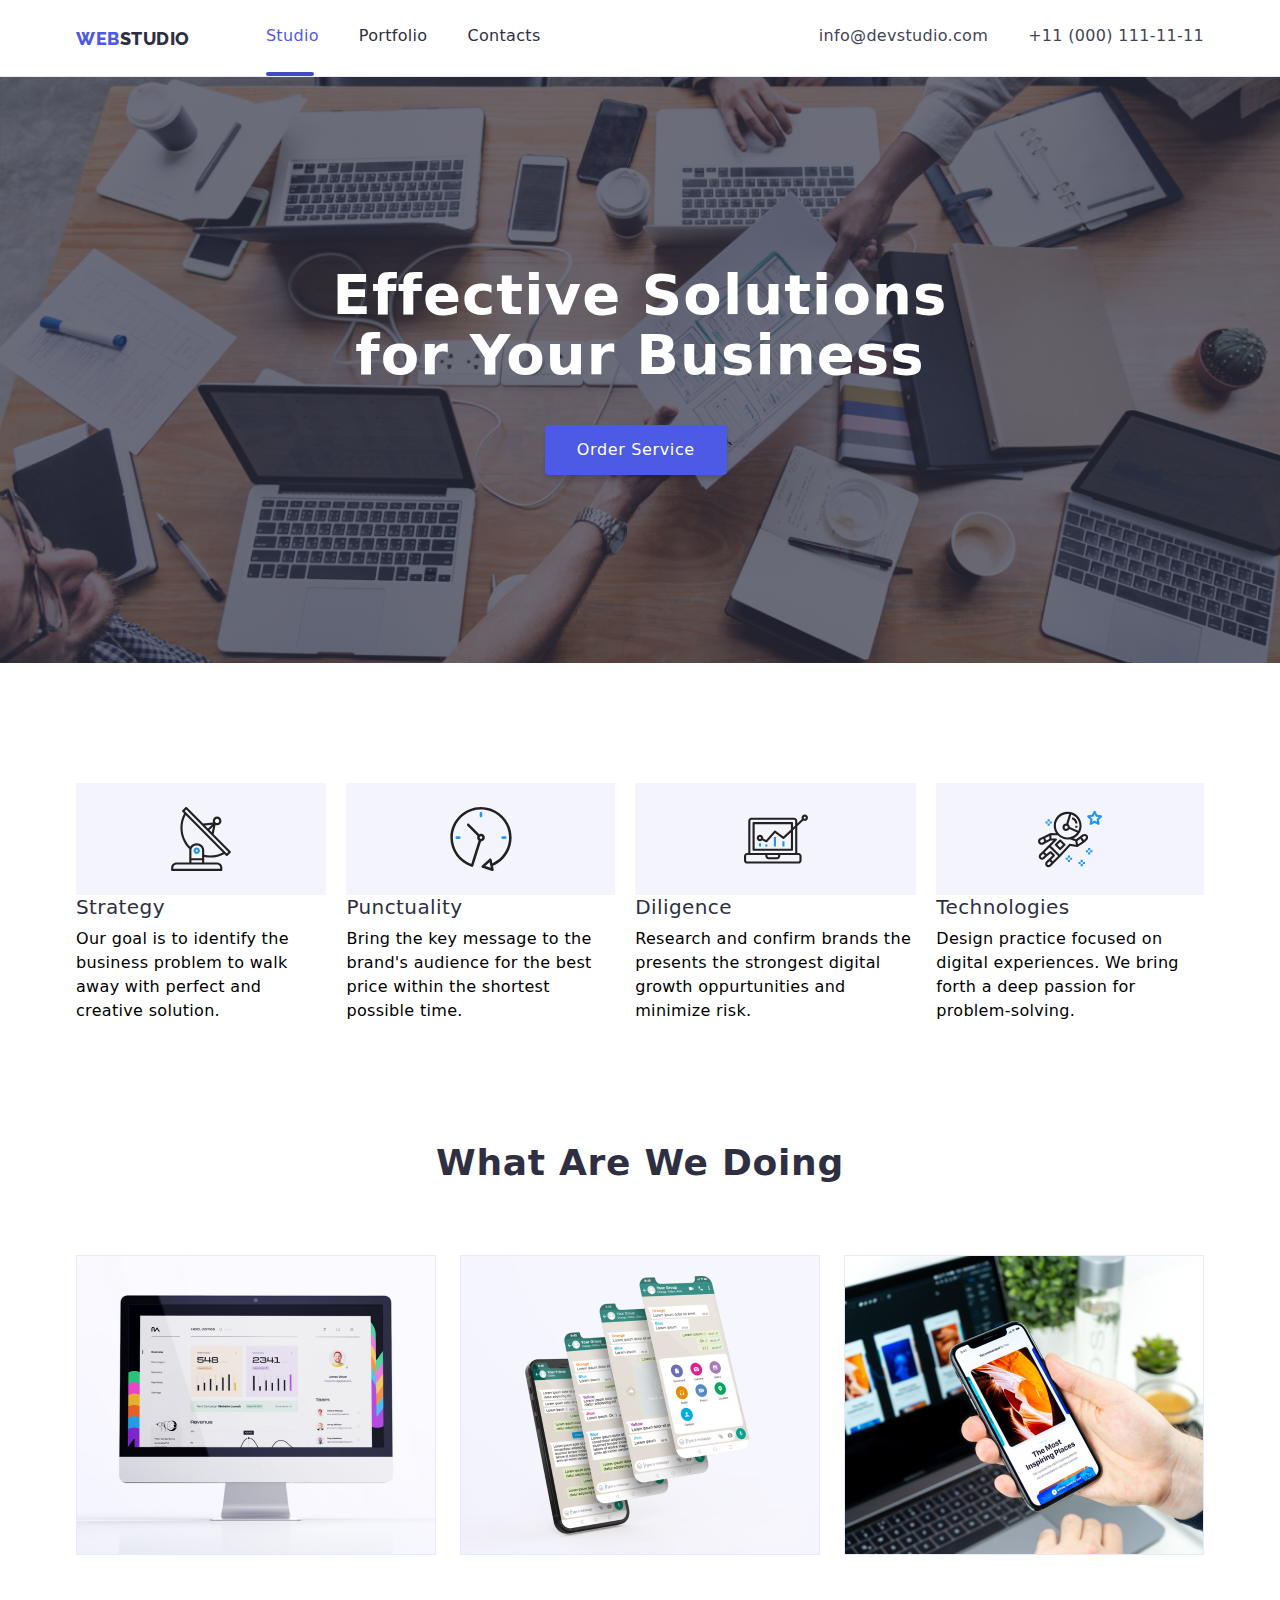
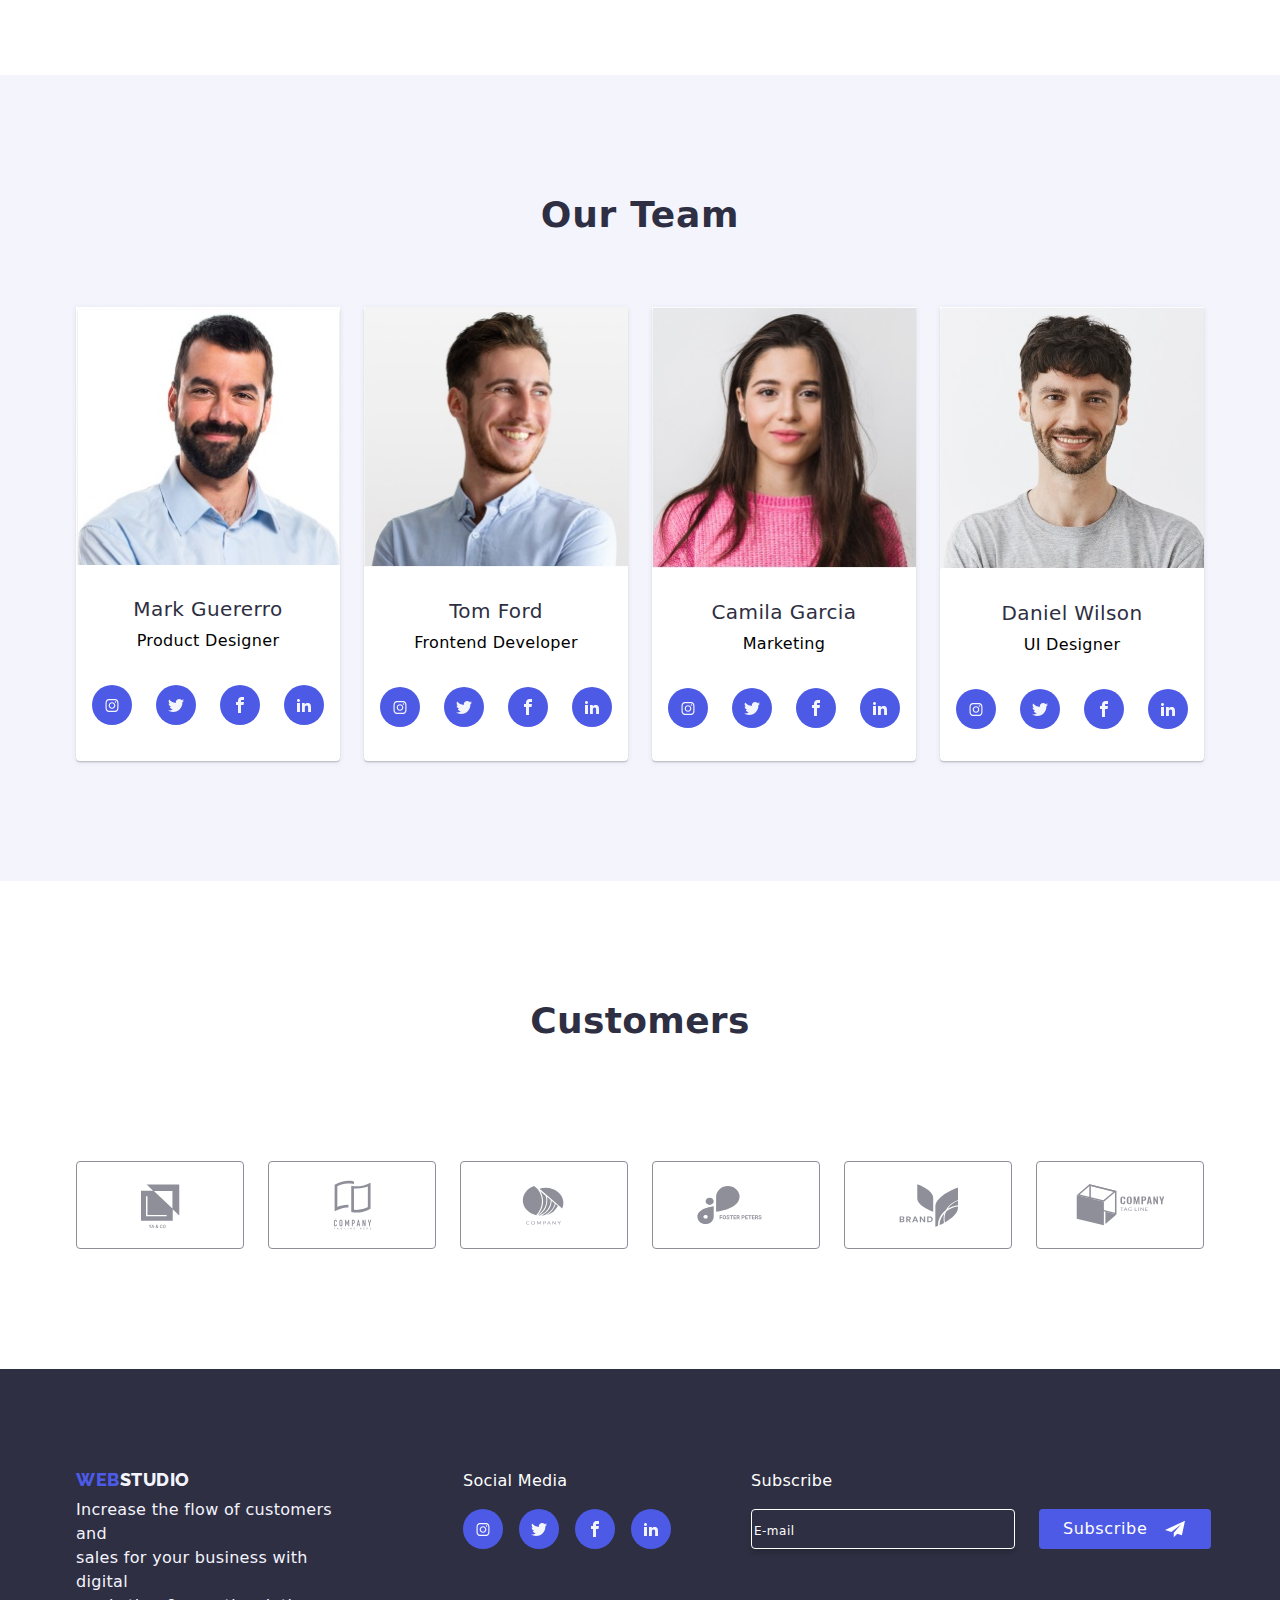
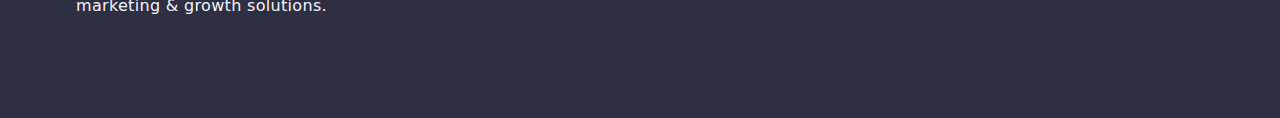
<file: index.html>
<!DOCTYPE html>
<html lang="en">

<head>
    <meta charset="UTF-8">
    <meta name="viewport" content="width=device-width, initial-scale=1.0">
    <title>Homework 6</title>

    <!--CSS LINK-->
    <link rel="stylesheet" href="./css/styles.css" />
    <!--FONT LINKS-->
    <link rel="stylesheet"
        href="https://fonts.googleapis.com/css2?family=Raleway:wght@800&family=Roboto:wght@400;500;700;900&display=swap" />
    <!--NORMALIZER LINK-->    
    <link rel="stylesheet"
        href="https://cdnjs.cloudflare.com/ajax/libs/modern-normalize/2.0.0/modern-normalize.min.css" />
</head>

<body>
    <!-- Header -->
    <header class="header header-container">
        <div class="container header-container">
            <!-- Navigation Bar -->
            <nav class="header-navigation">
                <a href="./index.html" class="header-logo links">
                    <span class="web-logo">WEB</span><span class="studio-logo">STUDIO</span>
                </a>
                <ul class="header-list lists">
                    <li class="header-item">
                        <a href="./index.html" class="header-link links current">Studio</a>
                    </li>
                    <li class="header-item">
                        <a href="./portfolio.html" class="header-link links">Portfolio</a>
                    </li>
                    <li class="header-item">
                        <a href="/Contacts" class="header-link links">Contacts</a>
                    </li>
                </ul>
            </nav>
            <ul class="header-address lists">
                <li>
                    <a href="mailto:info@devstudio.com" class="header-address-link links">info@devstudio.com</a>
                </li>
                <li>
                    <a href="tel:+11(000)111-11-11" class="header-address-link links">+11 (000) 111-11-11</a>
                </li>
            </ul>
        </div>
    </header>

    <!-- Main-->
    <main>

        <!-- Hero Section -->
        <section class="hero-section">
            <div class="container hero-container">
                <h1 class="hero-title">
                    Effective Solutions<br />for Your Business
                </h1>
                <button type="button" class="hero-button button" data-modal-open>Order Service</button>`
                    <div class="backdrop is-hidden" data-modal>
                        <div class="modal">
                                <button type="button" class="modal-close" data-modal-close>
                                    &times;
                                </button>

                            <p class="form-header">Leave your contacts and we will call you back</p>
                            
                            <form name="signup_form" autocomplete="on" class="form-container list" method="">
                            
                                <label class="form-label">
                            
                                    <span class="form-label-text">Name </span>
                                    <input type="text" class="form-input" name="full_name" required />
                                    <!-- <span class="form-input-iconbox"> -->
                                    <svg class="form-input-icon">
                                        <use href="./images/icons.svg#person"></use>
                                    </svg>
                                    <!-- </span> -->
                                </label>
                            
                                <label class="form-label">
                                    <span class="form-label-text">Phone</span>
                                    <input type="tel" class="form-input" name="phone_number" required />
                                    <svg class="form-input-icon">
                                        <use href="./images/icons.svg#phone"></use>
                                    </svg>
                                </label>
                            
                                <label class="form-label">
                                    <span class="form-label-text">Email</span>
                                    <input type="email" class="form-input" name="email_add" required />
                                    <svg class="form-input-icon">
                                        <use href="./images/icons.svg#email"></use>
                                    </svg>
                                </label>
                            
                                <label class="form-label-textarea">
                                    <span class="form-label-text">Comment</span>
                                    <textarea name="comment" class="form-textarea" placeholder="Text input" required></textarea>
                                </label>
                            
                                <label class="form-agree-box">
                                    <input type="checkbox" value="agree" name="agreement" class="checkbox" required />
                                    <span class="checkbox-icon">
                                        <svg class="check-mark">
                                            <use href="./images/icons.svg#check-mark"></use>
                                        </svg>
                                    </span>
                            
                                    <span class="form-agree-box_text">
                                        I accept the terms and conditions of the &nbsp;<a href="#" class="form-agree-box_link">Privacy Policy</a>
                                    </span>
                                </label>
                            
                                <div class="form-button_container">
                                    <button type="submit" class="form-button">Send</button>
                                </div>
                        </div>
                    </div>
            </div>
        </section>

        <!-- Section 2  features and about -->
        <section class="section features-section">
            <div class="container features-container">
                <ul class="features-list lists">
                    <li class="features-item">
                        <div class="features-icons">
                            <svg width="64" height="64">
                                <use href="./images/icons.svg#antenna-1"></use>
                            </svg>
                        </div>
                        <h3 class="features-title titles">Strategy</h3>
                        <p class="features-bottom-text bottom-text">
                            Our goal is to identify the business problem to walk
                            away with perfect and creative solution.</p>
                    </li>
                    <li>
                        <div class="features-icons">
                            <svg width="64" height="64">
                                <use href="./images/icons.svg#clock-1"></use>
                            </svg>
                        </div>
                        <h3 class="features-title titles">Punctuality</h3>
                        <p class="features-bottom-text bottom-text">
                            Bring the key message to the brand's audience for the best price within the shortest
                            possible time.</p>
                    </li>
                    <li class="features-item">
                        <div class="features-icons">
                            <svg width="64" height="64">
                                <use href="./images/icons.svg#diagram-1"></use>
                            </svg>
                        </div>
                        <h3 class="features-title titles">Diligence</h3>
                        <p class="features-bottom-text bottom-text">Research and confirm brands the presents the
                            strongest digital growth oppurtunities and minimize risk.</p>
                    </li>
                    <li class="features-item">
                        <div class="features-icons">
                            <svg width="64" height="64">
                                <use href="./images/icons.svg#astronaut-1"></use>
                            </svg>
                        </div>
                        <h3 class="features-title titles">Technologies</h3>
                        <p class="features-bottom-text bottom-text">Design practice focused on digital experiences. We
                            bring forth a deep passion for problem-solving.</p>
                    </li>
                </ul>
            </div>
        </section>

        <!-- Section 3 what we are doing -->

        <section class="section section-no-top-padding">
            <div class="container what-we-do-container">
                <h2 class="what-we-do-title section-title">What are we doing</h2>
                <ul class="what-we-do-list lists">
                    <li class="what-we-do-item">
                        <img src="./images/image1.jpg" width="360" height="300" alt="Web Development" />
                    </li>
                    <li>
                        <img src="./images/image2.jpg" width="360" height="300"
                            alt="Device Devolopment and Improvement" />
                    </li>
                    <li>
                        <img src="./images/image3.jpg" width="360" height="300" alt="User Interface" />
                    </li>
                </ul>
            </div>
        </section>

        <!--Section 4 the team-->

        <section class="section section-grey">
            <div class="container team-container">
                <h2 class="team-title section-title">Our Team</h2>
                <ul class="team-list lists">

                    <li class="team-item">
                        <img src="./images/mark.jpg" width="264" height="260" alt="Product Designer" />
                        <div class="card-content">
                            <h3 class="team-member titles">Mark Guererro</h3>
                            <p class="team-bottom-content bottom-text">Product Designer</p>
                        </div>
                        <div class="team-icons">
                            <a class="team-content-icons">
                                <svg width="16" height="13">
                                    <use href="./images/icons.svg#instagram"></use>
                                </svg>
                            </a>
                            <a class="team-content-icons">
                                <svg width="16" height="16">
                                    <use href="./images/icons.svg#twitter"></use>
                                </svg>
                            </a>
                            <a class="team-content-icons">
                                <svg width="16" height="16">
                                    <use href="./images/icons.svg#facebook"></use>
                                </svg>
                            </a>
                            <a class="team-content-icons">
                                <svg width="16" height="16">
                                    <use href="./images/icons.svg#linkedin2"></use>
                                </svg>
                            </a>
                        </div>
                    </li>

                    <li class="team-item">
                        <img src="./images/tom.jpg" width="264" height="260" alt="FrontEnd Developer" />
                        <div class="card-content">
                            <h3 class="team-member titles">Tom Ford</h3>
                            <p class="team-bottom-content bottom-text">Frontend Developer</p>
                        </div>
                        <div class="team-icons">
                            <a class="team-content-icons">
                                <svg width="16" height="13">
                                    <use href="./images/icons.svg#instagram"></use>
                                </svg>
                            </a>
                            <a class="team-content-icons">
                                <svg width="16" height="16">
                                    <use href="./images/icons.svg#twitter"></use>
                                </svg>
                            </a>
                            <a class="team-content-icons">
                                <svg width="16" height="16">
                                    <use href="./images/icons.svg#facebook"></use>
                                </svg>
                            </a>
                            <a class="team-content-icons">
                                <svg width="16" height="16">
                                    <use href="./images/icons.svg#linkedin2"></use>
                                </svg>
                            </a>
                        </div>
                    </li>

                    <li class="team-item">
                        <img src="./images/camila.jpg" width="264" height="260" alt="Marketing" />
                        <div class="card-content">
                            <h3 class="team-member titles">Camila Garcia</h3>
                            <P class="team-bottom-content bottom-text">Marketing</P>
                        </div>
                        <div class="team-icons">
                            <a class="team-content-icons">
                                <svg width="16" height="13">
                                    <use href="./images/icons.svg#instagram"></use>
                                </svg>
                            </a>
                            <a class="team-content-icons">
                                <svg width="16" height="16">
                                    <use href="./images/icons.svg#twitter"></use>
                                </svg>
                            </a>
                            <a class="team-content-icons">
                                <svg width="16" height="16">
                                    <use href="./images/icons.svg#facebook"></use>
                                </svg>
                            </a>
                            <a class="team-content-icons">
                                <svg width="16" height="16">
                                    <use href="./images/icons.svg#linkedin2"></use>
                                </svg>
                            </a>
                        </div>
                    </li>

                    <li class="team-item">
                        <img src="./images/daniel.jpg" width="264" height="260" alt="UI Designer">
                        <div class="card-content">
                            <h3 class="team-member titles">Daniel Wilson</h3>
                            <P class="team-bottom-content bottom-text">UI Designer</P>
                        </div>
                        <div class="team-icons">
                            <a class="team-content-icons">
                                <svg width="16" height="13">
                                    <use href="./images/icons.svg#instagram"></use>
                                </svg>
                            </a>
                            <a class="team-content-icons">
                                <svg width="16" height="16">
                                    <use href="./images/icons.svg#twitter"></use>
                                </svg>
                            </a>
                            <a class="team-content-icons">
                                <svg width="16" height="16">
                                    <use href="./images/icons.svg#facebook"></use>
                                </svg>
                            </a>
                            <a class="team-content-icons">
                                <svg width="16" height="16">
                                    <use href="./images/icons.svg#linkedin2"></use>
                                </svg>
                            </a>
                        </div>
                    </li>
                </ul>
            </div>
        </section>


        <!-- Customers section-->
        
        <section class="section">
            <div class="container">
                <h2 class="customers-title">Customers</h2>
                <div class="customers-section">
                    <ul class="customers-flex">
                        <div class="customers-icons-borders">
                            <li class="lists customers-icon">
                                <svg width="104" height="56">
                                    <use href="./images/icons.svg#Logo-6"></use>
                                </svg>
                            </li>
                        </div>
                        <div class="customers-icons-borders">
                            <li class="lists customers-icon">
                                <svg width="104" height="56">
                                    <use href="./images/icons.svg#Logo-4"></use>
                                </svg>
                            </li>
                        </div>
                        <div class="customers-icons-borders">
                            <li class="lists customers-icon">
                                <svg width="104" height="56">
                                    <use href="./images/icons.svg#Logo-5"></use>
                                </svg>
                            </li>
                        </div>
                        <div class="customers-icons-borders">
                            <li class="lists customers-icon">
                                <svg width="104" height="56">
                                    <use href="./images/icons.svg#Logo-2"></use>
                                </svg>
                            </li>
                        </div>
                        <div class="customers-icons-borders">
                            <li class="lists customers-icon">
                                <svg width="104" height="56">
                                    <use href="./images/icons.svg#Logo"></use>
                                </svg>
                            </li>
                        </div>
                        <div class="customers-icons-borders">
                            <li class="lists customers-icon">
                                <svg width="104" height="56">
                                    <use href="./images/icons.svg#Logo-1"></use>
                                </svg>
                            </li>
                        </div>


                </div>
                </ul>
            </div>


        </section>
    </main>

    <!--Page Footer-->

    <footer class="footer-section">
        <div class="container footer-flex">
            <div class="footer-container">
                <a href="/index.html" class="header-logo links">
                    <span class="web-logo">WEB</span><span class="studio-logo studio-footer">STUDIO</span></a>
                <div class="footer-text">
                    <p class="footer-bottom-text">
                        Increase the flow of customers and <br />
                        sales for your business with digital <br />
                        marketing & growth solutions.</p>
                </div>
            </div>
            <div class="footer-container footer-socialmedia">
                <h3 class="footer-socialmedia-title">Social Media</h3>
                <div class="footer-icons">
                    <a class="team-content-icons">
                        <svg width="16" height="13">
                            <use href="./images/icons.svg#instagram"></use>
                        </svg>
                    </a>
                    <a class="team-content-icons">
                        <svg width="16" height="16">
                            <use href="./images/icons.svg#twitter"></use>
                        </svg>
                    </a>
                    <a class="team-content-icons">
                        <svg width="16" height="16">
                            <use href="./images/icons.svg#facebook"></use>
                        </svg>
                    </a>
                    <a class="team-content-icons">
                        <svg width="16" height="16">
                            <use href="./images/icons.svg#linkedin2"></use>
                        </svg>
                    </a>
                </div>
            </div>
                <div class="footer-container footer-form subscribe-flex">
                    <form name="subscribe_form" autocomplete="on" method="">
                        <label class="footer-form_label">Subscribe
                            <input type="email" name="email" placeholder="E-mail" class="footer-form-input" required />
                        </label>
                
                
                        <button type="submit" class="footer-form-button">Subscribe
                            <svg class="footer-form-svgsubscribe">
                                <use href="./images/icons.svg#submit"></use>
                            </svg>
                        </button>
                    </form>
                </div>
            
            

        </div>
    </footer>
    <script src="./js/modal.js"></script>
</body>
</html>
</file>
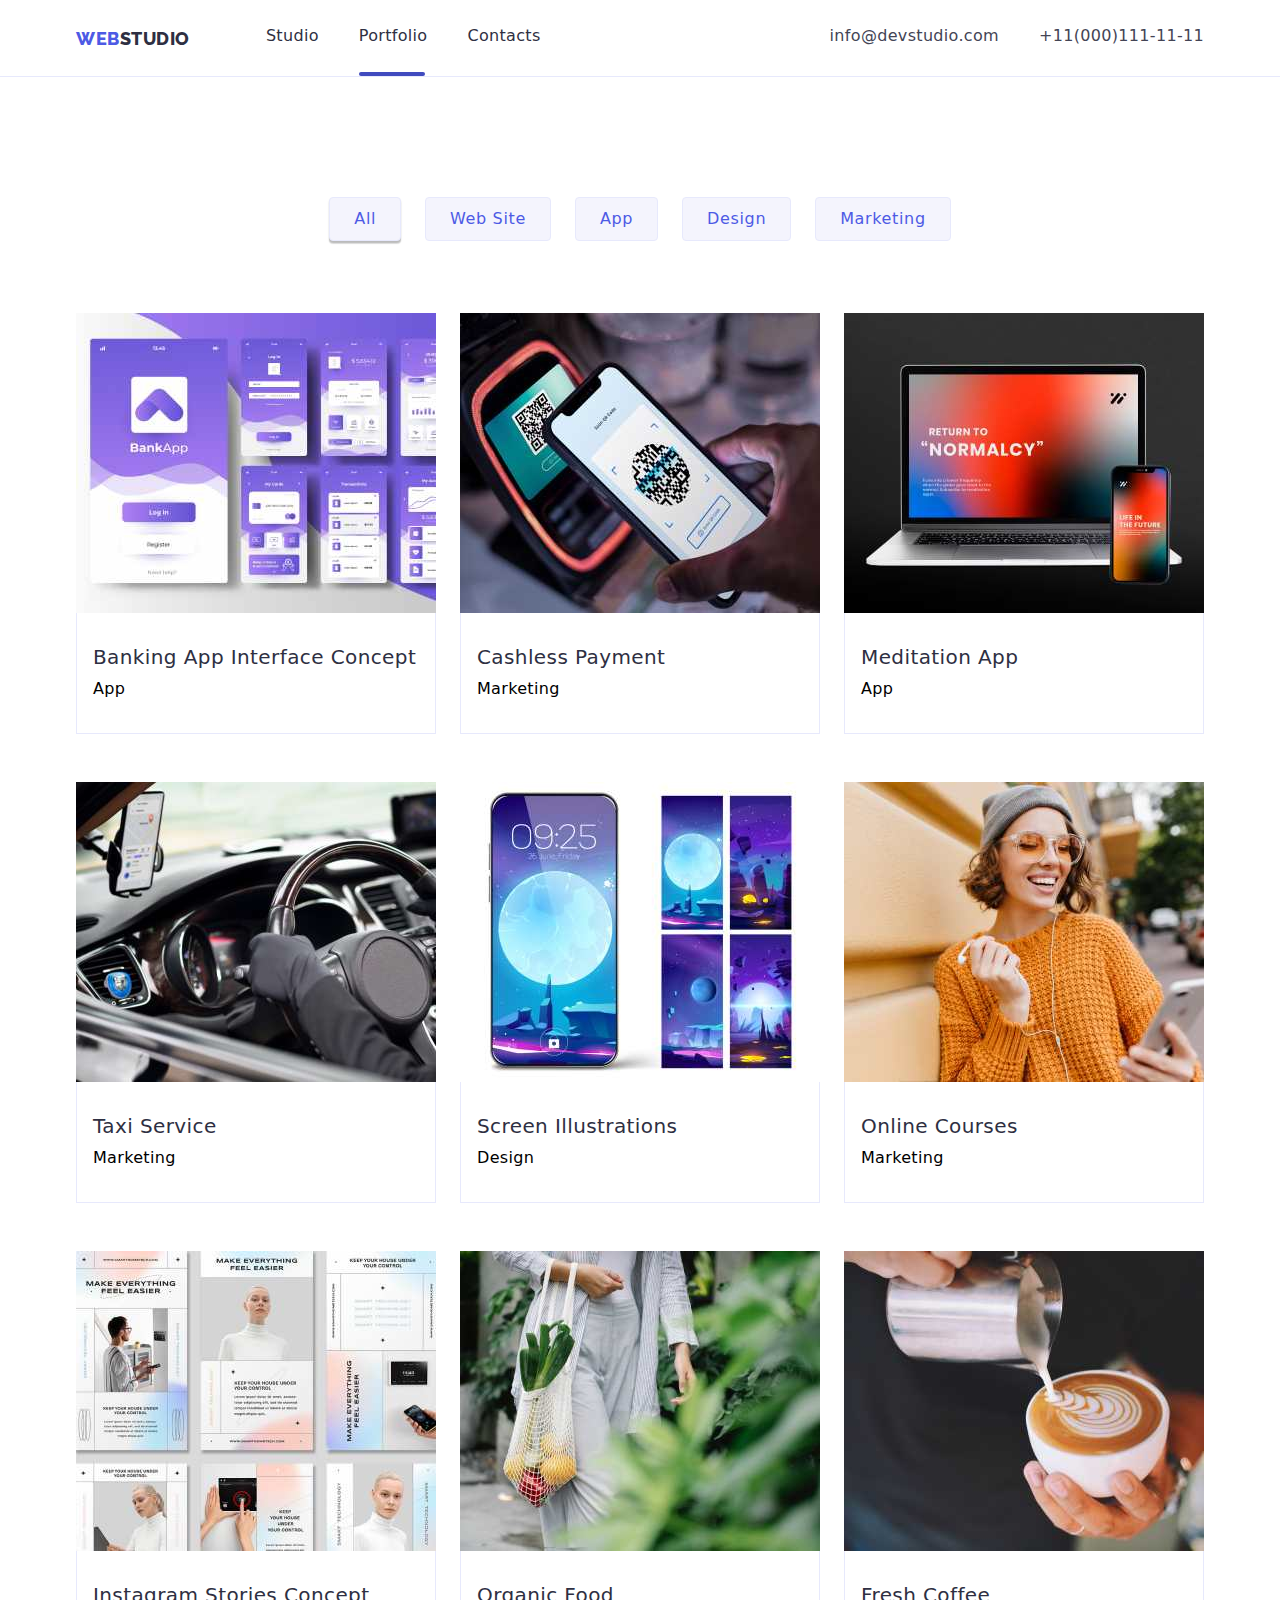
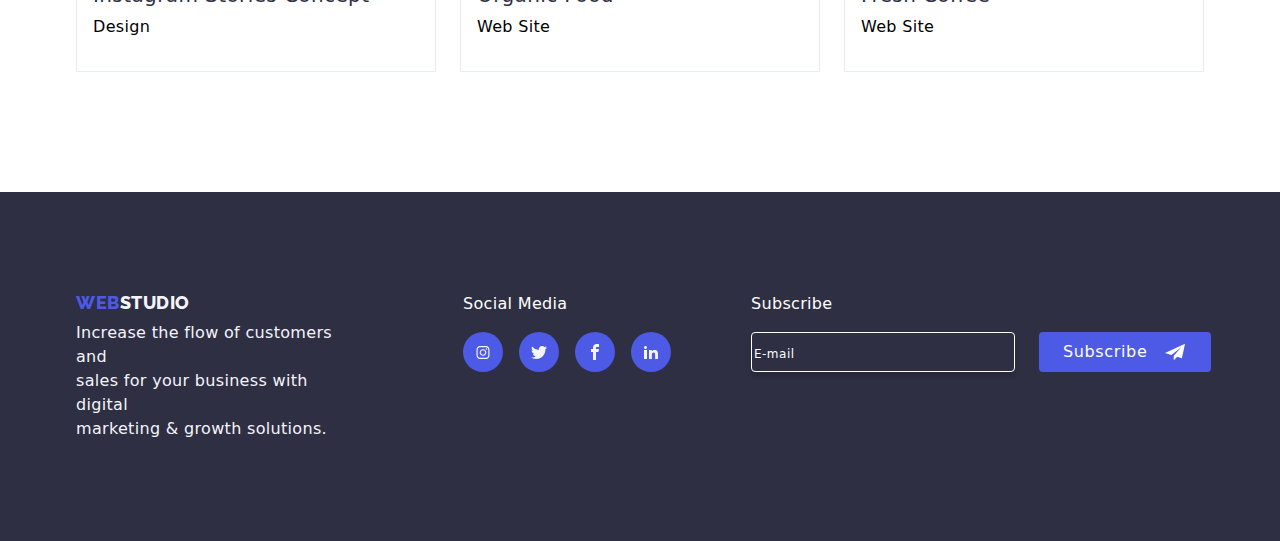
<file: portfolio.html>
<!DOCTYPE html>
<html lang="en">

<head>
    <meta charset="UTF-8">
    <meta name="viewport" content="width=device-width, initial-scale=1.0">
    <title>Homework 6</title>

    <!--CSS LINK-->
    <link rel="stylesheet" href="./css/styles.css" />
    <!--FONT LINKS-->
    <link rel="stylesheet"
        href="https://fonts.googleapis.com/css2?family=Raleway:wght@800&family=Roboto:wght@400;500;700;900&display=swap" />
    <!--NORMALIZER LINK-->
    <link rel="stylesheet"
        href="https://cdnjs.cloudflare.com/ajax/libs/modern-normalize/2.0.0/modern-normalize.min.css" />
</head>

<body>
    <!-- Header -->
    <header class="header header-container">
        <div class="container header-container">
            <!-- Navigation Bar -->
            <nav class="header-navigation">
                <a href="./index.html" class="header-logo links">
                    <span class="web-logo">WEB</span><span class="studio-logo">STUDIO</span>
                </a>
                <ul class="header-list lists">
                    <li class="header-item">
                        <a href="./index.html" class="header-link links">Studio</a>
                    </li>
                    <li class="header-item">
                        <a href="./portfolio.html" class="header-link links current-portfolio">Portfolio</a>
                    </li>
                    <li class="header-item">
                        <a href="#" class="header-link links">Contacts</a>
                    </li>
                </ul>
            </nav>
            <ul class="header-address lists">
                <li>
                    <a href="mailto:info@devstudio.com" class="header-address-link links">info@devstudio.com</a>
                </li>
                <li>
                    <a href="tel:+11(000)111-11-11" class="header-address-link links">+11(000)111-11-11</a>
                </li>
            </ul>
        </div>
    </header>

    <!-- Main -->

    <main>
        <section class="section">
            <div class="container filter-containter">
                <ul class="filter lists">
                    <li>
                        <button type="button" class="filter-item active">All</button>
                    </li>
                    <li>
                        <button type="button" class="filter-item">Web Site</button>
                    </li>
                    <li>
                        <button type="button" class="filter-item">App</button>
                    </li>
                    <li>
                        <button type="button" class="filter-item">Design</button>
                    </li>
                    <li>
                        <button type="button" class="filter-item">Marketing</button>
                    </li>
                </ul>
                <ul class="project lists">
                    <li class="project-item">
                        <div class="project-image">
                        <img src="images/bankingappinterfaceconcept.jpg" alt="bank app" width="360" height="300" />
                        <div class="project-image-content">
                            <p>14 Stylish and User-Friendly App Design Concepts · Task Manager App · Calorie Tracker App · Exotic Fruit Ecommerce App ·
                            Cloud Storage App</p>
                        </div>
                        </div>
                        <div class="project-description">
                            <h3 class="project-title titles">Banking App Interface Concept</h3>
                            <p class="project-bottom-text bottom-text">App</p>
                        </div>
                    </li>
                    <li class="project-item">
                        <div class="project-image">
                        <img src="images/cashlesspayment.jpg" alt="cashless" width="360" height="300" />
                        <div class="project-image-content">
                            <p>14 Stylish and User-Friendly App Design Concepts · Task Manager App · Calorie Tracker App · Exotic Fruit
                                Ecommerce App ·
                                Cloud Storage App</p>
                        </div>
                        </div>
                        <div class="project-description">
                            <h3 class="project-title titles">Cashless Payment</h3>
                            <p class="project-bottom-text bottom-text">Marketing</p>
                        </div>
                    </li>
                    <li class="project-item">
                        <div class="project-image">
                        <img src="images/meditationapp.jpg" alt="meditation app" width="360" height="300" />
                        <div class="project-image-content">
                            <p>14 Stylish and User-Friendly App Design Concepts · Task Manager App · Calorie Tracker App · Exotic Fruit
                                Ecommerce App ·
                                Cloud Storage App</p>
                        </div>
                        </div>
                        <div class="project-description">
                            <h3 class="project-title titles">Meditation App</h3>
                            <p class="project-bottom-text bottom-text">App</p>
                        </div>
                    </li>
                    <li class="project-item">
                        <div class="project-image">
                        <img src="images/taxiservice.jpg" alt="taxi service" width="360" height="300" />
                        <div class="project-image-content">
                            <p>14 Stylish and User-Friendly App Design Concepts · Task Manager App · Calorie Tracker App · Exotic Fruit
                                Ecommerce App ·
                                Cloud Storage App</p>
                        </div>
                        </div>
                        <div class="project-description">
                            <h3 class="project-title titles">Taxi Service</h3>
                            <p class="project-bottom-text bottom-text">Marketing</p>
                        </div>
                    </li>
                    <li class="project-item">
                        <div class="project-image">
                        <img src="images/screenillustrations.jpg" alt="screen illustrations" width="360" height="300" />
                        <div class="project-image-content">
                            <p>14 Stylish and User-Friendly App Design Concepts · Task Manager App · Calorie Tracker App · Exotic Fruit
                                Ecommerce App ·
                                Cloud Storage App</p>
                        </div>
                        </div>
                        <div class="project-description">
                            <h3 class="project-title titles">Screen Illustrations</h3>
                            <p class="project-bottom-text bottom-text">Design</p>
                        </div>
                    </li>
                    <li class="project-item">
                        <div class="project-image">
                        <img src="images/onlinecourses.jpg" alt="online courses" width="360" height="300" />
                        <div class="project-image-content">
                            <p>14 Stylish and User-Friendly App Design Concepts · Task Manager App · Calorie Tracker App · Exotic Fruit
                                Ecommerce App ·
                                Cloud Storage App</p>
                        </div>
                        </div>
                        <div class="project-description">
                            <h3 class="project-title titles">Online Courses</h3>
                            <p class="project-bottom-text bottom-text">Marketing</p>
                        </div>
                    </li>
                    <li class="project-item">
                        <div class="project-image">
                        <img src="images/instagramstoriesconcept.jpg" alt="instagram stories" width="360"
                            height="300" />
                        <div class="project-image-content">
                            <p>14 Stylish and User-Friendly App Design Concepts · Task Manager App · Calorie Tracker App · Exotic Fruit
                                Ecommerce App ·
                                    Cloud Storage App</p>
                            </div>
                        </div>
                        <div class="project-description">
                            <h3 class="project-title titles">Instagram Stories Concept</h3>
                            <p class="project-bottom-text bottom-text">Design</p>
                        </div>
                    </li>
                    <li class="project-item">
                        <div class="project-image">
                        <img src="images/organicfood.jpg" alt="organic food" width="360" height="300" />
                        <div class="project-image-content">
                            <p>14 Stylish and User-Friendly App Design Concepts · Task Manager App · Calorie Tracker App · Exotic Fruit
                                Ecommerce App ·
                                Cloud Storage App</p>
                        </div>
                        </div>
                        <div class="project-description">
                            <h3 class="project-title titles">Organic Food</h3>
                            <p class="project-bottom-text bottom-text">Web Site</p>
                        </div>
                    </li>
                    <li class="project-item">
                        <div class="project-image">
                        <img src="images/freshcoffee.jpg" alt="fresh coffee" width="360" height="300" />
                        <div class="project-image-content">
                            <p>14 Stylish and User-Friendly App Design Concepts · Task Manager App · Calorie Tracker App · Exotic Fruit
                                Ecommerce App ·
                                Cloud Storage App</p>
                        </div>
                        </div>
                        <div class="project-description">
                            <h3 class="project-title titles">Fresh Coffee</h3>
                            <p class="project-bottom-text bottom-text">Web Site</p>
                        </div>
                    </li>
                </ul>
            </div>
        </section>
    </main>

    <!--Page Footer-->

    <footer class="footer-section">
        <div class="container footer-flex">
            <div class="footer-container">
                <a href="/index.html" class="header-logo links">
                    <span class="web-logo">WEB</span><span class="studio-logo studio-footer">STUDIO</span></a>
                <div class="footer-text">
                    <p class="footer-bottom-text bottom-text">
                        Increase the flow of customers and <br />
                        sales for your business with digital <br />
                        marketing & growth solutions.</p>
                </div>
            </div>
            <div class="footer-container footer-socialmedia">
                <h3 class="footer-socialmedia-title">Social Media</h3>
                <div class="footer-icons">
                    <a class="team-content-icons">
                        <svg width="16" height="13">
                            <use href="./images/icons.svg#instagram"></use>
                        </svg>
                    </a>
                    <a class="team-content-icons">
                        <svg width="16" height="16">
                            <use href="./images/icons.svg#twitter"></use>
                        </svg>
                    </a>
                    <a class="team-content-icons">
                        <svg width="16" height="16">
                            <use href="./images/icons.svg#facebook"></use>
                        </svg>
                    </a>
                    <a class="team-content-icons">
                        <svg width="16" height="16">
                            <use href="./images/icons.svg#linkedin2"></use>
                        </svg>
                    </a>
                </div>
            </div>
            <div class="footer-container footer-form subscribe-flex">
                <form name="subscribe_form" autocomplete="on" method="">
                    <label class="footer-form_label">Subscribe
                        <input type="email" name="email" placeholder="E-mail" class="footer-form-input" required />
                    </label>
    
    
                    <button type="submit" class="footer-form-button">Subscribe
                        <svg class="footer-form-svgsubscribe">
                            <use href="./images/icons.svg#submit"></use>
                        </svg>
                    </button>
                </form>
            </div>
    
    
    
        </div>
    </footer>
<script src="./js/modal.js"></script>
</body>

</html>
</file>
<file: css/styles.css>
/* GENERAL STYLES */

body {
    font-family: 'Roboto';
    font-style: normal;
    font-size: 16px;
    font-weight: 400;
    line-height: 24px;
    letter-spacing: 0.32px;
}

img {
    display: block;
    height: auto;
    max-width: 100%;
}

h1,
h2,
h3,
h4,
h5,
h6,
p,
ul {
    margin: 0;
    padding: 0;
}

:root {
    --iriscolor: #4d5ae5;
    --navyblue: #2e2f42;
    --navcolor: black;
    --oceancolor: #404bbf;
    --whitecolor: #ffffff;
    --slatecolor: #434455;
    --cornflowercolor: #e7e9fc;
    --cloudcolor: #f4f4fd;
    --greencolor: #31d0aa;
    --lightslatecolor: #8e8f99;
    --navybluemodalcolor: #2e2f42;
    --greycolor: #2e2f42;
    --dairycolor: #fcfcfc;
}

.lists {
    list-style-type: none;
    padding: 0;
}

.links {
    text-decoration: none;
}

.container {
    margin: 0 auto;
    width: 1158px;
    padding: 0 15px;
}

.section {
    padding: 120px 0;
}


/*END OF GENERAL STYLES*/




/*ANYTHING ABOUT HEADER SECTION*/

.header {
    border-bottom: 1px solid var(--cornflower, #e7e9fc);
}

.header-container {
    display: flex;
    justify-content: space-between;
}

.header-navigation {
    display: flex;
    align-items: center;
}


/*header header-navigation*/

.header-logo {
    color: var(--navyblue, #2e2f42);
    font-family: Raleway;
    font-size: 18px;
    font-weight: 800;
    line-height: 21px;
    letter-spacing: 0.54px;
    text-transform: uppercase;
}

.web-logo {
    color: var(--iriscolor);
}

.studio-logo {
    color: var(--navyblue);
}

.header-list {
    display: flex;
    gap: 40px;
    margin-left: 76px;
}

/*header header-navigation header-links*/

.header-link {
    color: var(--navyblue);
    font-weight: 500;
    letter-spacing: 0.32px;
    padding: 24px 0;
    display: block;
}

.current {
    color: var(--iriscolor);
}

.current::after {
    content: "  ";
    display: block;
    height: 4px;
    width: 48px;
    border-radius: 2px;
    background-color: var(--oceancolor);
    position: relative;
    top: 24px;

}

.header-address {
    display: flex;
    gap: 40px;
}

.header-address-link {
    color: var(--slatecolor);
    padding: 24px 0;
    display: block;
}

.header-address-link:hover,
.header-address-link:focus {
    color: var(--oceancolor);
}

.header-link:hover,
.header-link:focus,
.header-link:active {
    color: var(--oceancolor);
}


/*END OF HEADER*/




/*ANYTHING ABOUT PORTFOLIO*/

.current-portfolio::after {
    content: "  ";
    display: block;
    height: 4px;
    width: 66px;
    border-radius: 2px;
    background-color: var(--oceancolor);
    position: relative;
    top: 24px;

}

.filter-item:hover {
    background: var(--oceancolor);
    box-shadow: 0px 2px 2px 0px rgba(0, 0, 0, 0.12),
        0px 2px 1px 0px rgba(0, 0, 0, 0.08), 0px 3px 1px 0px rgba(0, 0, 0, 0.1);
    color: var(--whitecolor);
    border-color: var(--oceancolor);
}

.project-image-content {
    position: absolute;
    background-color: rgba(77, 90, 229, 1);
    color: white;
    width: 100%;
    height: 100%;
    top: 0;
    left: 0;
    opacity: 0;
    transform: translateY(100%);
    transition: transform 250ms cubic-bezier(0.4, 0, 0.2, 1);
    padding-top: 40px;
    padding-left: 32px;
    padding-right: 32px;
    padding-bottom: 164px;
}

.project-image {
    position: relative;
    overflow: hidden;
}

.project-item {
    overflow: hidden;
}

.project-item:hover .project-image-content {
    opacity: 1;
    transform: translateY(0);
}

.filter {
    margin-bottom: 72px;
    display: flex;
    justify-content: center;
    align-items: center;
    gap: 24px;
}

.project {
    display: flex;
    flex-wrap: wrap;
    gap: 48px 24px;
    justify-content: center;
    align-items: center;
}

.project-description {
    padding: 32px 16px;
    border: 1px solid var(--cornflower, #e7e9fc);
    border-top: none;
}

.active {
    background: var(--oceancolor);
    box-shadow: 0px 2px 2px 0px rgba(0, 0, 0, 0.12),
        0px 2px 1px 0px rgba(0, 0, 0, 0.08), 0px 3px 1px 0px rgba(0, 0, 0, 0.1);
    color: var(--whitecolor);
    border-color: var(--oceancolor);
}

.filter-item {
    padding: 12px 24px;
    border-radius: 4px;
    border: 1px solid var(--cornflower, #e7e9fc);
    background: var(--cloud, #f4f4fd);
    color: var(--iris, #4d5ae5);
    font-weight: 500;
    letter-spacing: 0.64px;
    cursor: pointer;
    font-size: 16px;
    font-family: inherit;
}

/*END OF PORTFOLIO SECTION*/



/*ANYTHING ABOUT HERO SECTION*/

.hero-title {
    color: var(--whitecolor);
    font-size: 56px;
    font-weight: 700;
    line-height: 60px;
    letter-spacing: 1.12px;
    margin-bottom: 40px;
}

.hero-section {
    text-align: center;
    display: flex;
    align-items: center;
    justify-content: center;
    background-image: linear-gradient(to right,
            rgba(46, 47, 66, 0.7),
            rgba(46, 47, 66, 0.7)),
        url(../images/people-office\ 1.jpg);
    padding: 188px 0;
    background-repeat: no-repeat;
    background-size: cover;
}

.hero-button {
    border-radius: 4px;
    background: var(--iris, #4d5ae5);
    box-shadow: 0px 4px 4px 0px rgba(0, 0, 0, 0.15);
    color: var(--white, #fff);
    font-weight: 500;
    letter-spacing: 0.64px;
    border: none;
    cursor: pointer;
    font-family: inherit;
    font-size: 16px;
    padding: 16px 32px;
}

.hero-button:hover,
.hero-button:focus {
    background-color: var(--oceancolor);
}

.section-no-top-padding {
    padding-top: 0;
}

/*END OF HERO SECTION*/

/*ANYTHING ABOUT SECTION 2 FEATURES AND ABOUT*/


.titles {
    font-size: 20px;
    font-weight: 500;
    letter-spacing: 0.4px;
    color: var(--navyblue);
    margin-bottom: 8px;
}

.features-list {
    display: flex;
    gap: 20px;
}

.features-icons {
    display: flex;
    justify-content: center;
    padding: 24px 0;
    background-color: var(--cloudcolor);
}

.footer-bottom-text {
    color: var(--cloudcolor, #f4f4fd);
    margin-top: 8px;
}


/*.bottom-text {
    color: var(--slatecolor);
}*/

/*END OF SECTION 2 FEATURES AND ABOUT*/

/*ANYTHING ABOUT SECTION 3 WHAT WE ARE DOING*/

.section-grey {
    background-color: var(--cloudcolor);
}

.team-list {
    display: flex;
    gap: 24px;
    text-align: center;
}

.what-we-do-list {
    display: flex;
    justify-content: space-between;
}

.section-title {
    color: var(--navyblue, #2e2f42);
    text-align: center;
    font-size: 36px;
    font-weight: 700;
    line-height: 40px;
    letter-spacing: 0.72px;
    text-transform: capitalize;
    margin-bottom: 72px;
}


/*END OF SECTION 3 WHAT WE ARE DOING*/


/*ANYTHING ABOUT SECTION 4 THE TEAM*/

.team-icons {
    display: flex;
    color: var(--cloudcolor);
    gap: 24px;
    justify-content: center;
    padding-bottom: 32px;
}

.team-content-icons {
    display: flex;
    width: 40px;
    height: 40px;
    background-color: var(--iriscolor);
    border-radius: 50%;
    justify-content: center;
    align-items: center;
    fill: var(--cloudcolor);
}

.team-item {
    border-radius: 0px 0px 4px 4px;
    background: var(--white, #fff);
    box-shadow: 0px 2px 1px 0px rgba(46, 47, 66, 0.08),
        0px 1px 1px 0px rgba(46, 47, 66, 0.16),
        0px 1px 6px 0px rgba(46, 47, 66, 0.08);
}

.card-content h3 {
    margin-bottom: 8px;
}

.card-content {
    padding: 32px 0;
}

/*END OF SECTION 4 THE TEAM*/


/*ANYTHING ABOUT THE CUSTOMERS SECTION*/

.customers-title {
    font-weight: 700;
    font-size: 36px;
    line-height: 40px;
    letter-spacing: 0.64;
    text-align: center;
    color: var(--navyblue);
}

.customers-icon {
    padding: 16px 32px;

}

.customers-flex {
    display: flex;
    gap: 24px;
}

.customers-icons-borders {
    border: 1px solid var(--lightslatecolor);
    width: 168px;
    height: 88px;
    border-radius: 4px;
    fill: var(--lightslatecolor);

}

.customers-section {
    margin-top: 120px;
}



/*END OF CUSTOMERS SECTION*/
/*ANYTHING ABOUT FOOTER SECTION*/

.footer-section {
    background-color: var(--navyblue);
    padding: 100px 0;
}

.studio-footer {
    color: var(--cloudcolor);
}

.footer-container {
    display: flex;
    flex-direction: column;
}

.subscribe-flex {
    flex-direction: row;
    align-items: flex-end;
}

.footer-container form {
    display: flex;
    align-items: flex-end;
}

.footer-form {
    width: 453px;
    height: 80px;
    flex-shrink: 0;
    margin-left: 80px;
}

.footer-form_label {
    display: block;
    color: var(--whitecolor);
    font-weight: 500;
    /* margin-bottom: 16px; */
}

.footer-form-input {
    border: 1px solid var(--whitecolor);
    width: 264px;
    height: 40px;
    border-radius: 4px;
    margin-top: 16px;
    background-color: var(--navyblue);
    box-shadow: 0px 4px 4px 0px rgba(0, 0, 0, 0.15);
    display: flex;

}

.footer-form-input::placeholder {
    color: var(--whitecolor, #FFF);
    font-size: 12px;
    font-style: normal;
    font-weight: 400;
    line-height: 24px;
    letter-spacing: 0.48px;
}

.footer-form-button {
    height: 40px;
    display: inline-flex;
    padding: 8px 24px;
    justify-content: center;
    align-items: center;
    gap: 16px;
    margin-left: 24px;
    border: none;
    font-weight: 500px;
    line-height: 24px;
    letter-spacing: 0.64px;
    border-radius: 4px;
    color: var(--whitecolor);
    background: var(--iriscolor, #4D5AE5);
    cursor: pointer;
    transition-property: background-color, color;
    transition-duration: 250ms;
    transition-timing-function: cubic-bezier(0.4, 0, 0.2, 1);
}

.footer-form-svgsubscribe {
    width: 24px;
    height: 20px;
    color: var(--whitecolor);
}

.footer-form-button:hover {
    background-color: var(--oceancolor);
}


.footer-socialmedia {
    margin-left: 120px;
    width: 208px;
    height: 80px;
    flex-shrink: 0;
    margin-left: 120px;
    display: inline;
}

.footer-socialmedia-title {
    color: var(--whitecolor);
    font-weight: 500;
    font-size: 16px;
    line-height: 24px;
    letter-spacing: 0.32px;
    margin-bottom: 16px;
}

.footer-icons {
    display: inline-flex;
    align-items: flex-start;
    gap: 16px;
}

.footer-flex {
    display: flex;
    flex-direction: row;
}

.footer-mission {
    margin-right: 120px;
}

/*END OF FOOTER SECTION*/

/*ANYTHING ABOUT THE MODAL*/

.backdrop {
    position: fixed;
    top: 0;
    left: 0;
    width: 100%;
    height: 100%;
    background-color: rgba(46, 47, 66, 0.4);
    opacity: 1;
    transition: opacity 250ms cubic-bezier(0.4, 0, 0.2, 1);
}

.modal {
    position: absolute;
    top: 50%;
    left: 50%;
    min-width: 408px;
    min-height: 584px;
    background-color: var(--dairy, #fcfcfc);
    box-shadow: 0px 2px 1px 0px rgba(0, 0, 0, 0.2),
        0px 1px 3px 0px rgba(0, 0, 0, 0.12), 0px 1px 1px 0px rgba(0, 0, 0, 0.14);
    border-radius: 4px;

    transform: translate(-50%, -50%) scale(1);
    transition: transform 250ms cubic-bezier(0.4, 0, 0.2, 1);

    padding-top: 72px;
    padding-left: 24px;
    padding-right: 24px;
    padding-bottom: 24px;
}

.backdrop.is-hidden .modal {
    transform: translate(-50%, -50%) scale(0);
}

.modal-close {
    position: absolute;
    top: 24px;
    right: 24px;
    padding: 0;
    display: flex;
    justify-content: center;
    align-items: center;
    width: 24px;
    height: 24px;

    background-color: var(--cornflower, #e7e9fc);
    color: var(--navyblue);
    border: 1px solid rgba(0, 0, 0, 0.1);
    border-radius: 15px;
    cursor: pointer;

    transition: color 250ms cubic-bezier(0.4, 0, 0.2, 1),
        background-color 250ms cubic-bezier(0.4, 0, 0.2, 1);
}

.modal-close-icon {
    fill: currentColor;
}

.modal-close:hover,
.modal-close:focus {
    background-color: var(--ocean);
    color: var(--white);
}

.is-hidden {
    visibility: none;
    opacity: 0;
    pointer-events: none;
}

.form-header {
    color: var(--navyblue, #2E2F42);
    text-align: center;
    font-weight: 500;
    margin-bottom: 34px;
}

.form-container {
    display: flex;
    flex-direction: column;
    align-items: flex-start;

    border-radius: 4px;

}

.form-button_container {
    display: flex;
    align-items: center;
    justify-content: center;
    width: 100%;
}

.form-button {
    width: 169px;
    height: 56px;
    padding: 16px 32px;
    border: none;
    font-weight: 500;
    letter-spacing: 0.64px;
    border-radius: 4px;
    background-color: var(--iriscolor);
    color: var(--whitecolor);
    box-shadow: 0px 4px 4px 0px rgba(0, 0, 0, 0.15);
    cursor: pointer;
    transition-property: background-color, color;
    transition-duration: 250ms;
    transition-timing-function: cubic-bezier(0.4, 0, 0.2, 1);
}

.form-button:hover,
.form-button:focus {
    background-color: var(--oceancolor);
}

.form-input {
    display: block;
    width: 360px;
    height: 40px;
    padding-top: 11px;
    padding-bottom: 11px;
    padding-left: 38px;
    flex-shrink: 0;
    font-size: 14px;
    fill: currentColor;
    border-radius: 4px;
    border: 1px solid var(--navyblue, rgba(46, 47, 66, 0.40));
    transition-property: border;
    transition-duration: 250ms;
    transition-timing-function: cubic-bezier(0.4, 0, 0.2, 1);
}

.form-input:focus,
.form-input:hover,
.form-textarea:hover,
.form-textarea:focus {
    border: 1px solid var(--iriscolor, #4D5AE5);
}

.form-input:focus+.form-input-icon,
.form-input:hover+.form-input-icon {
    fill: var(--iriscolor);
}

.form-textarea {
    width: 360px;
    height: 120px;
    flex-shrink: 0;
    padding-top: 8px;
    padding-left: 16px;
    border-radius: 4px;
    font-size: 14px;
    border: 1px solid var(--navyblue, rgba(46, 47, 66, 0.40));
    resize: none;
    transition-property: border;
    transition-duration: 250ms;
    transition-timing-function: cubic-bezier(0.4, 0, 0.2, 1);
}

.form-textarea::placeholder {
    color: var(--navyblue, rgba(46, 47, 66, 0.40));
    font-size: 12px;
    font-weight: 400;
    line-height: 14px;
    letter-spacing: 0.48px;
}

.checkbox {
    appearance: none;
    position: absolute;
}

.checkbox-icon {
    display: inline-block;
    border-radius: 2px;
    fill: none;
    transition-property: border;
    transition-duration: 250ms;
    transition-timing-function: cubic-bezier(0.4, 0, 0.2, 1);
}

.checkbox-icon:hover,
.checkbox-icon:focus {
    border: 1px solid var(--iriscolor, #4D5AE5);
}

.check-mark {
    display: block;
    width: 16px;
    height: 16px;
    border-radius: 2px;
    border: 1px solid var(--navybluemodalcolor, rgba(46, 47, 66, 0.40));
    cursor: pointer;
}

.checkbox:checked+.checkbox-icon {
    background-size: contain;
    font: var(--whitecolor);
    fill: var(--whitecolor);
    border-radius: 2px;
    border: 1px solid var(--iriscolor, rgba(46, 47, 66, 0.40));
    background-color: var(--iriscolor);
    cursor: pointer;
}

.form-label {
    position: relative;
    margin-bottom: 30px;
    font-size: 12px;
    line-height: 1.166;
    letter-spacing: 0.01em;
    color: var(--lightslatecolor, #8E8F99);
}

.form-label-textarea {
    position: relative;
    margin-bottom: 16px;
    font-size: 12px;
    line-height: 1.166;
    letter-spacing: 0.01em;
    color: var(--lightslatecolor, #8E8F99);
}

.form-label-text {
    position: absolute;
    top: -20px;
    left: 0;
}

.form-input-icon {
    position: absolute;
    transform: translateY(-50%);
    top: 50%;
    left: 16px;
    width: 18px;
    height: 24px;
    fill: var(--navybluemodalcolor, #2E2F42);
    transition-property: fill;
    transition-duration: 250ms;
    transition-timing-function: cubic-bezier(0.4, 0, 0.2, 1);
}

.form-agree-box {
    display: flex;
    align-items: center;
    justify-content: flex-start;
    width: 360px;
    height: 16px;
    gap: 8px;
    margin-bottom: 24px;
}

.form-agree-box_text {
    flex-shrink: 0;
    color: var(--lightslatecolor, #8E8F99);
    font-size: 12px;
    font-weight: 400;
    line-height: 14px;
    letter-spacing: 0.48px;
}

.form-agree-box_link {
    color: var(--iriscolor, #4D5AE5);
    font-size: 12px;
    font-weight: 400;
    line-height: 16px;
    letter-spacing: 0.48px;
    text-decoration-line: underline;
    transition-property: color, text-decoration-color;
    transition-duration: 250ms;
    transition-timing-function: cubic-bezier(0.4, 0, 0.2, 1);
}

.form-agree-box_link:hover,
.form-agree-box_link:focus {
    color: var(--oceancolor);
    text-decoration-color: rgba(0, 0, 255, 0.0);
}

/*END OF THE MODAL SECTION*/
</file>
